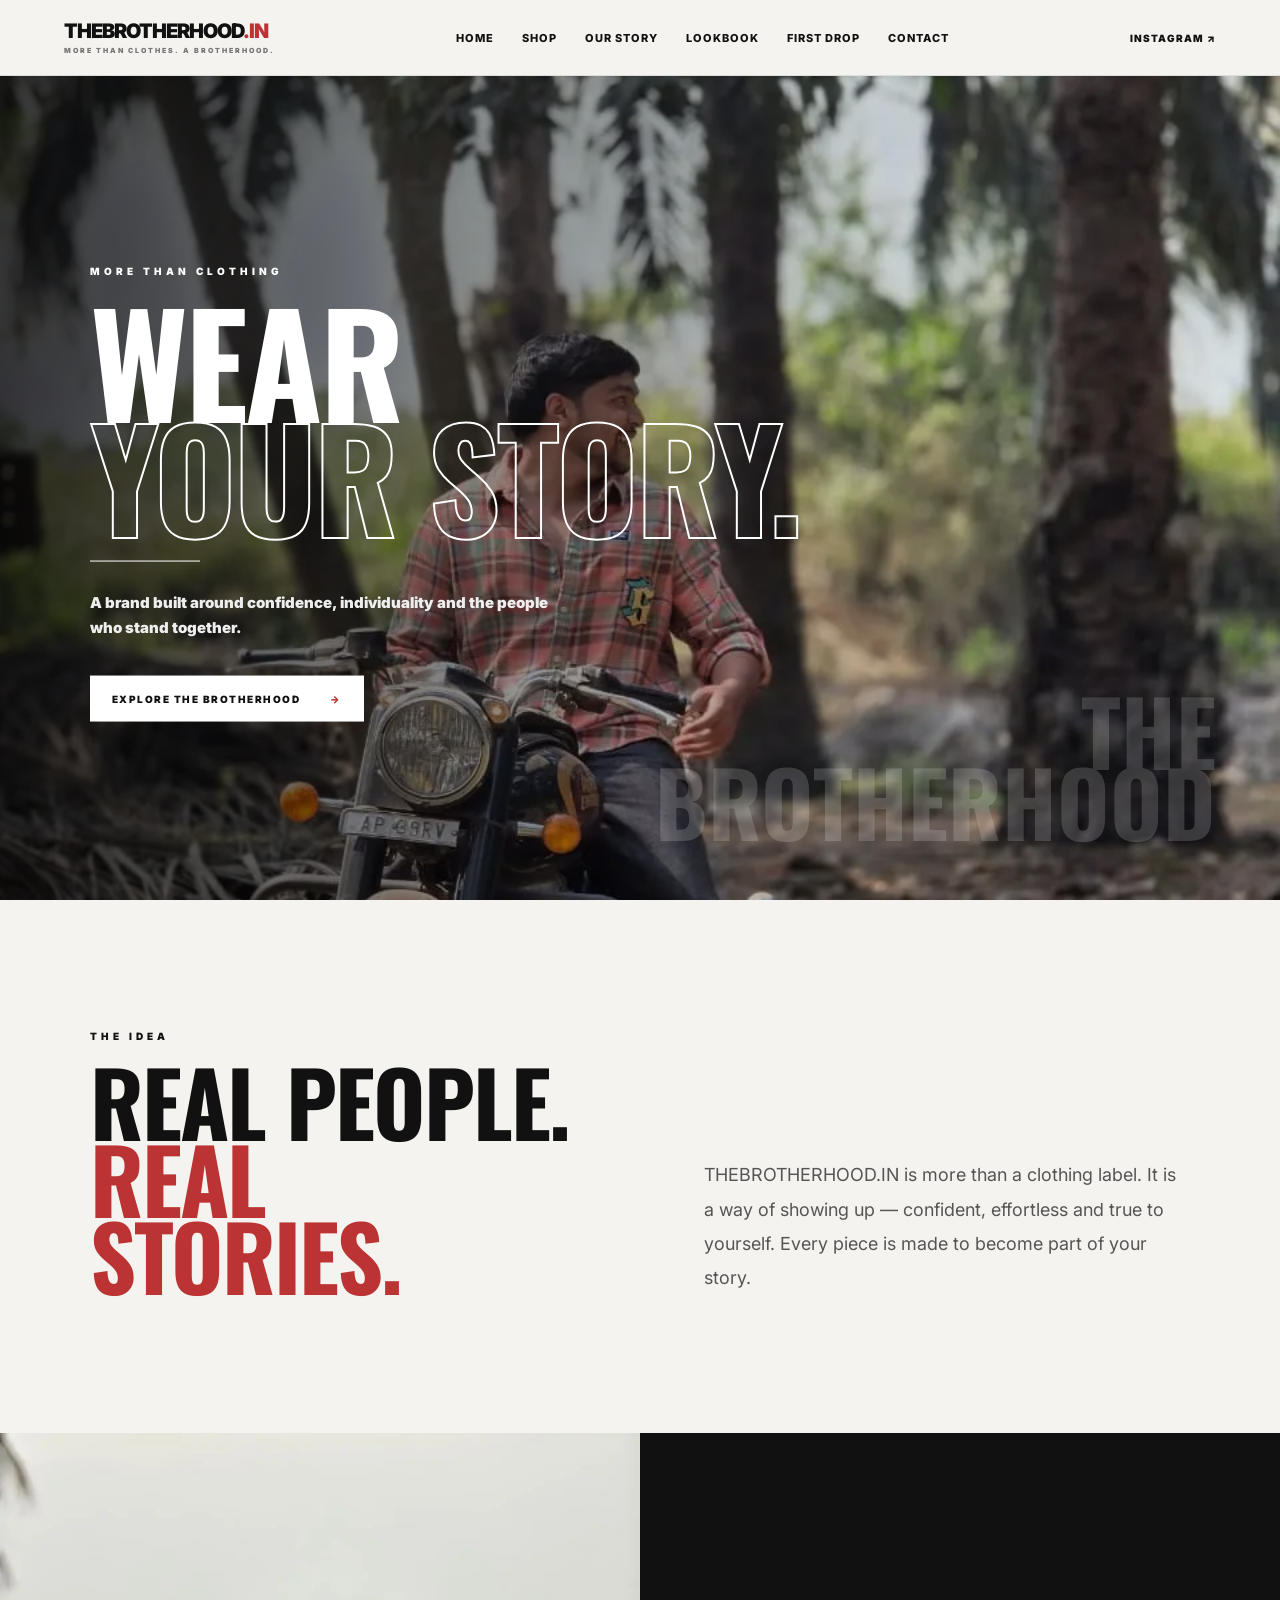
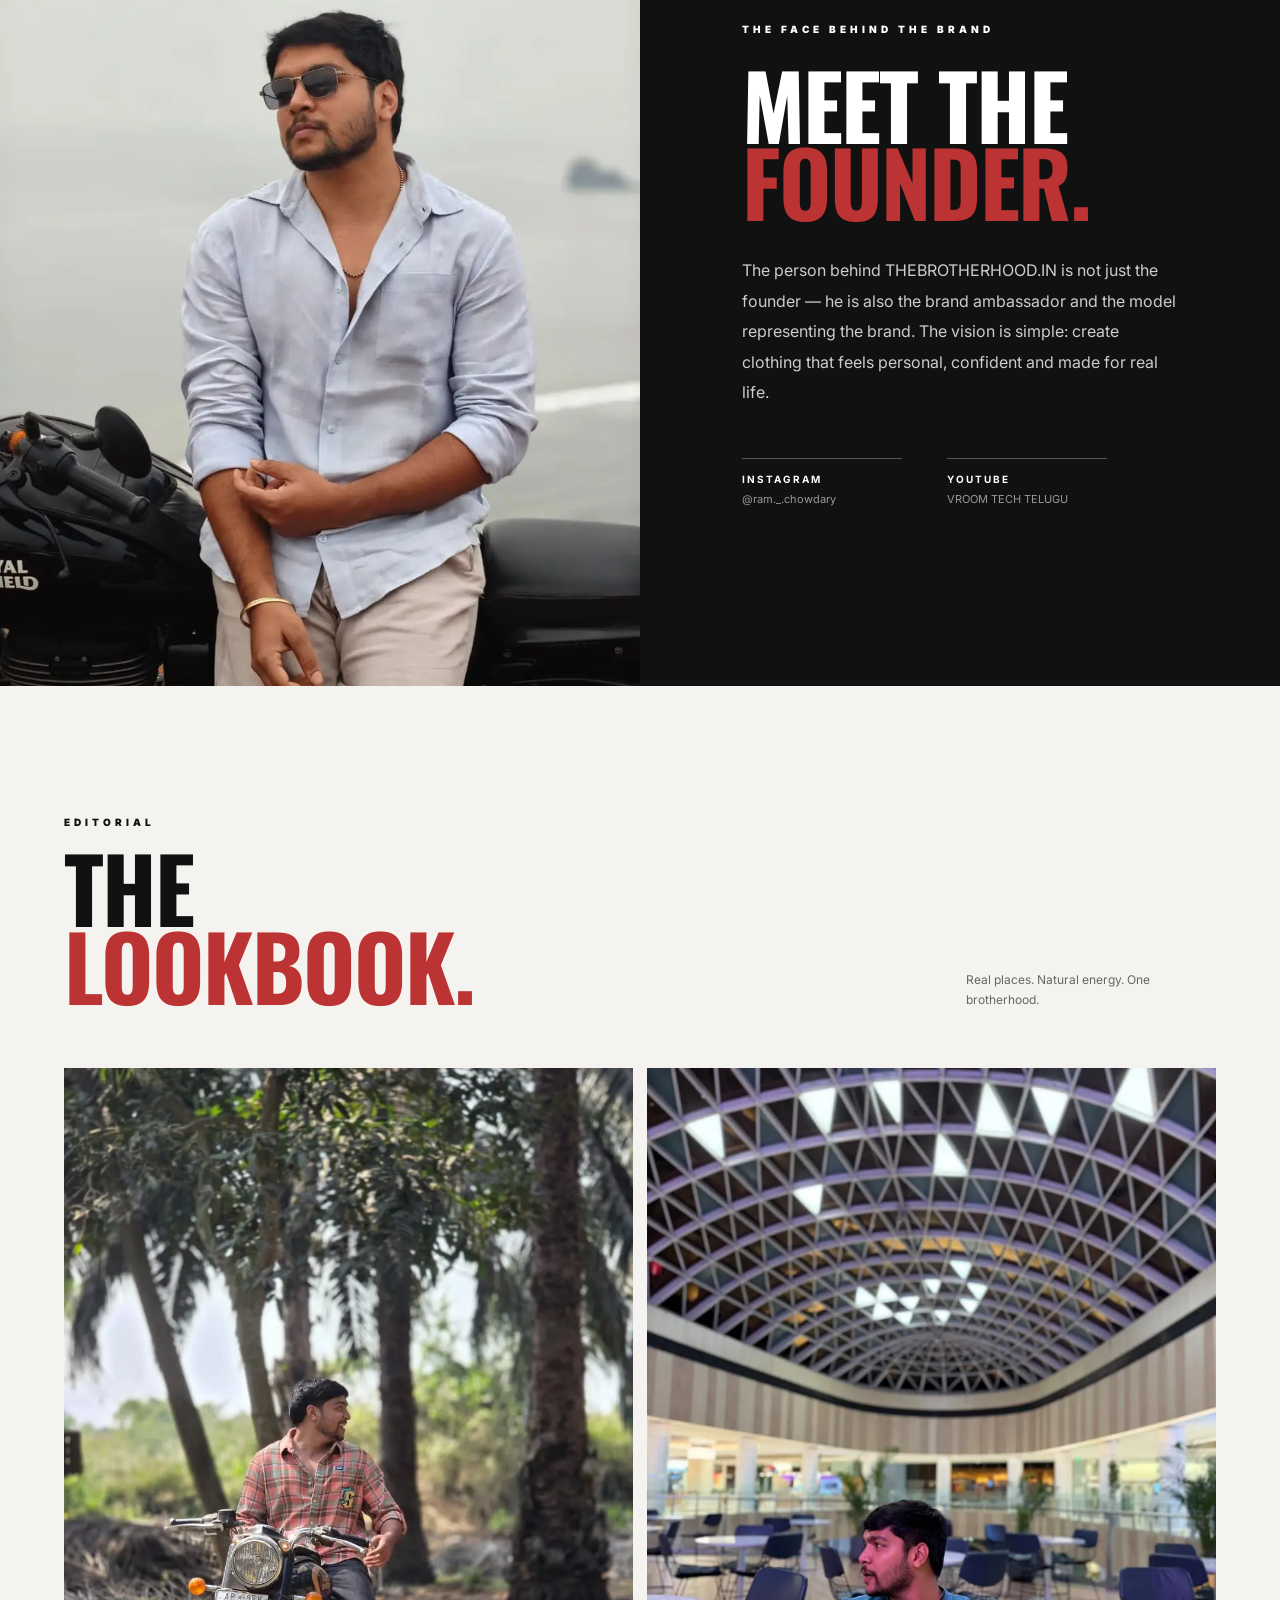
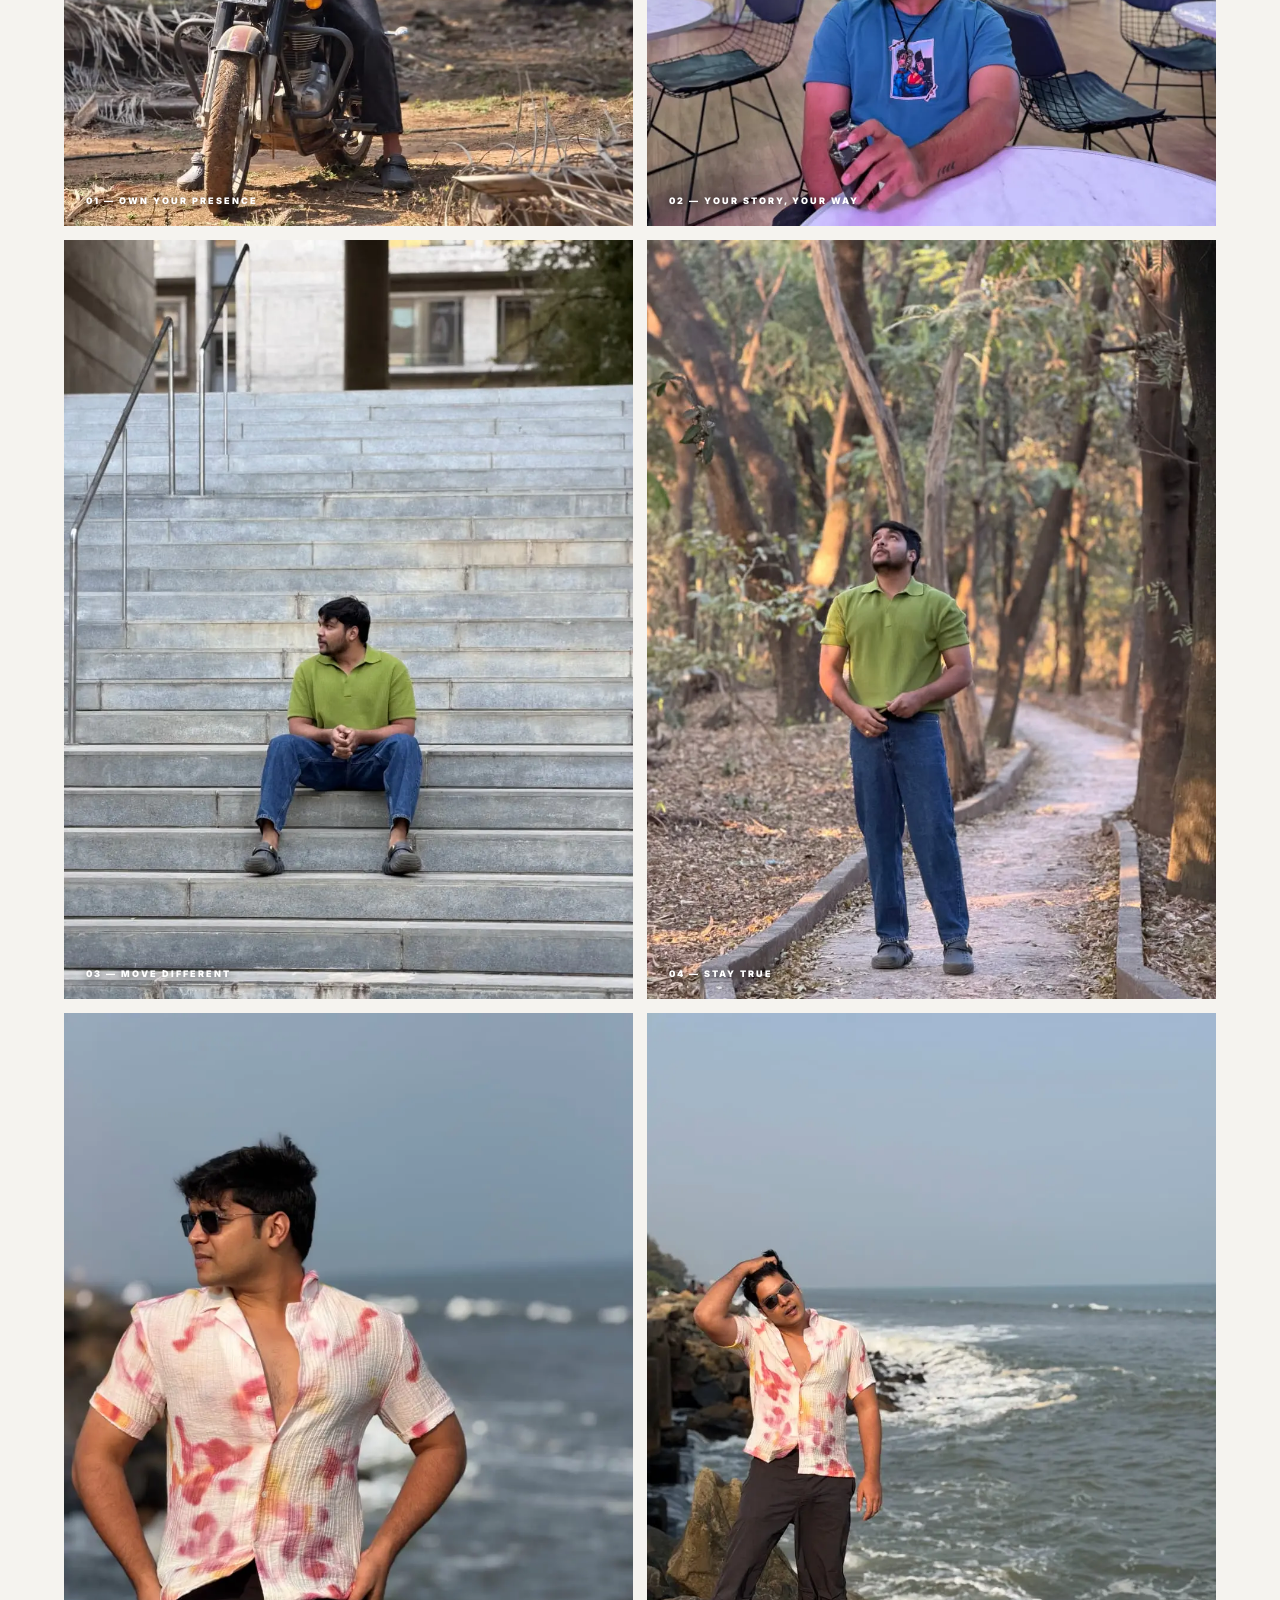
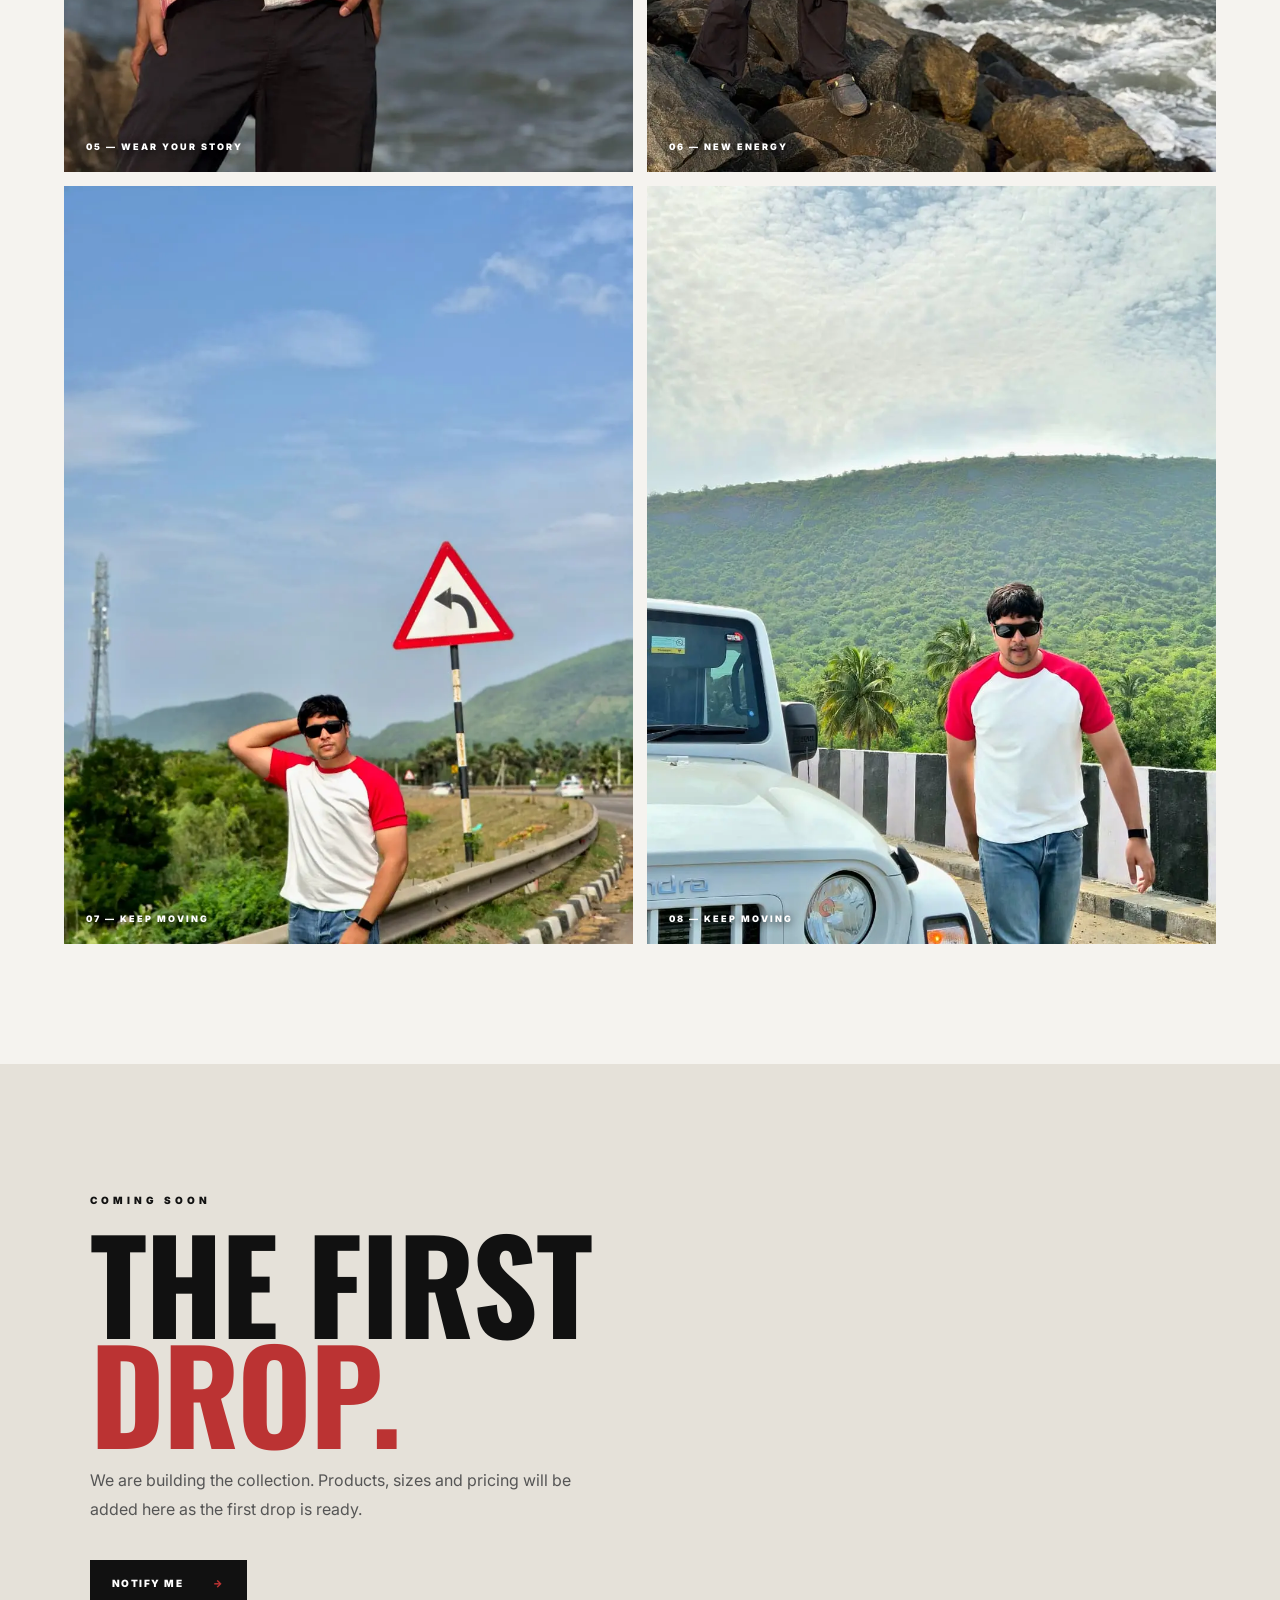
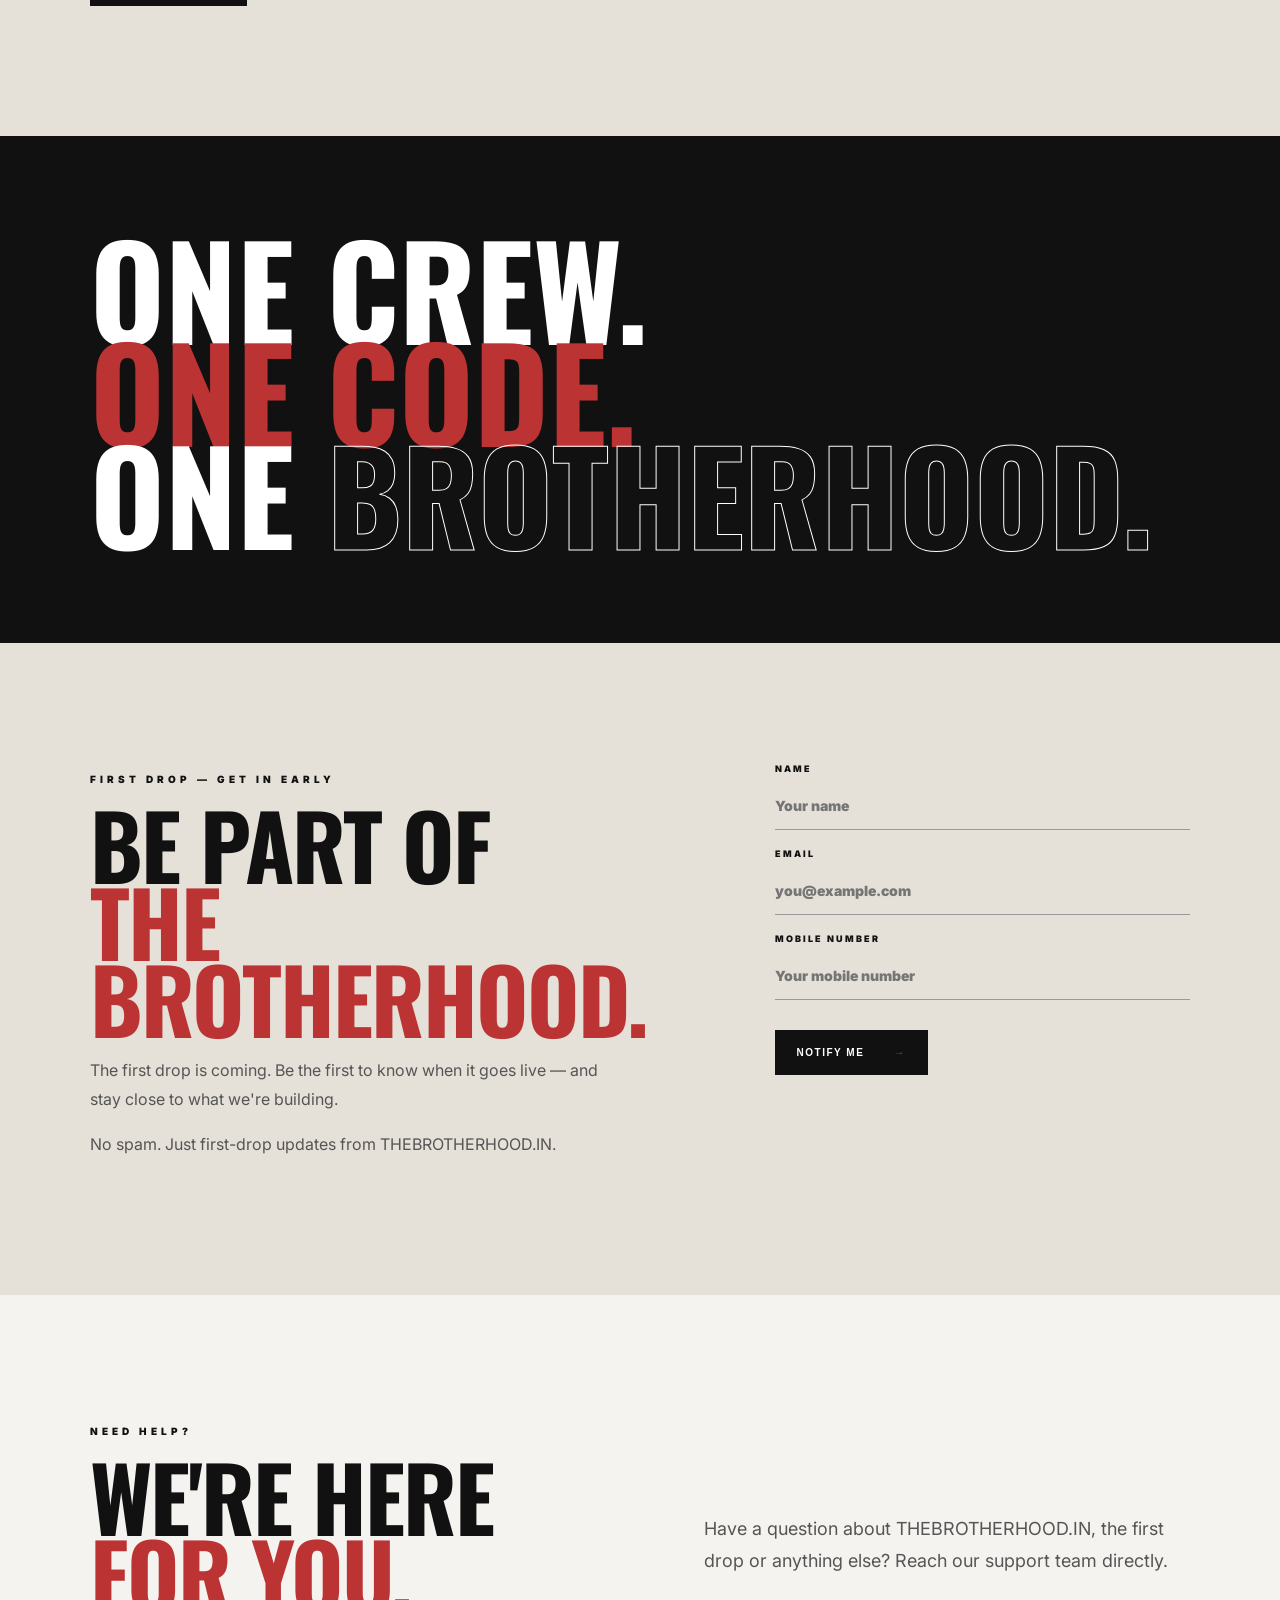
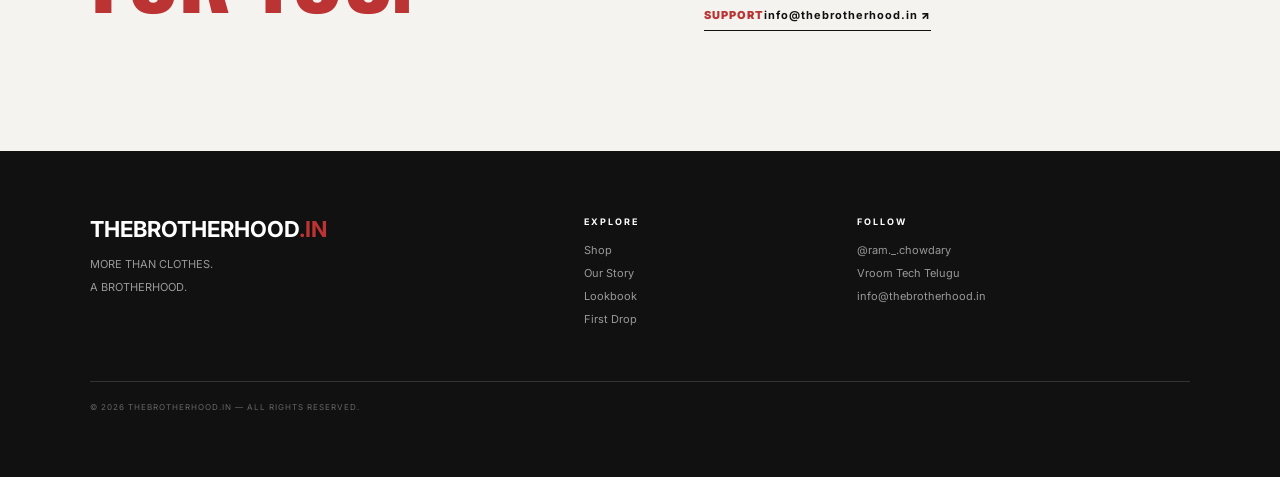
<file: index.html>
<!doctype html>
<html lang="en">
<head>
<meta charset="utf-8">
<meta name="viewport" content="width=device-width,initial-scale=1">
<title>THEBROTHERHOOD.IN — Wear Your Story</title>
<meta name="description" content="THEBROTHERHOOD.IN — more than clothing. A brotherhood.">
<link rel="preconnect" href="https://fonts.googleapis.com">
<link rel="preconnect" href="https://fonts.gstatic.com" crossorigin>
<link href="https://fonts.googleapis.com/css2?family=Inter:wght@400;500;600;700;800;900&family=Oswald:wght@500;600;700&display=swap" rel="stylesheet">
<link rel="stylesheet" href="style.css">
</head>
<body>
<header class="site-header">
<a class="brand" href="#home">THEBROTHERHOOD<span>.IN</span><small>MORE THAN CLOTHES. A BROTHERHOOD.</small></a>
<nav class="desktop-nav" aria-label="Main navigation"><a href="#home">Home</a><a href="#shop">Shop</a><a href="#story">Our Story</a><a href="#lookbook">Lookbook</a><a href="#notify">First Drop</a><a href="#contact">Contact</a></nav>
<a class="social-top" href="https://www.instagram.com/ram._.chowdary/" target="_blank" rel="noopener">Instagram ↗</a>
<details class="mobile-menu"><summary aria-label="Open navigation"><span></span><span></span><span></span></summary><div class="mobile-menu-panel"><a href="#home">Home</a><a href="#shop">Shop</a><a href="#story">Our Story</a><a href="#lookbook">Lookbook</a><a href="#notify">First Drop</a><a href="#contact">Contact</a><a href="https://www.instagram.com/ram._.chowdary/" target="_blank" rel="noopener">Instagram ↗</a></div></details>
</header>
<main id="home">
<section class="hero"><img src="assets/lookbook-2.webp.webp" width="960" height="1280" loading="eager" fetchpriority="high" decoding="async" alt="THEBROTHERHOOD.IN founder and brand ambassador by a motorcycle"><div class="hero-overlay"></div><div class="hero-copy"><p>MORE THAN CLOTHING</p><h1>WEAR<br><em>YOUR STORY.</em></h1><div class="hero-line"></div><p class="sub">A brand built around confidence, individuality and the people who stand together.</p><a class="btn" href="#lookbook">EXPLORE THE BROTHERHOOD <span>→</span></a></div><div class="hero-mark">THE<br>BROTHERHOOD</div></section>
<section class="intro"><div><p class="eyebrow">THE IDEA</p><h2>REAL PEOPLE.<br><span>REAL STORIES.</span></h2></div><p>THEBROTHERHOOD.IN is more than a clothing label. It is a way of showing up — confident, effortless and true to yourself. Every piece is made to become part of your story.</p></section>
<section id="story" class="founder"><div class="founder-photo"><img src="assets/lookbook-1.webp.webp" width="960" height="1280" loading="lazy" decoding="async" alt="THEBROTHERHOOD.IN founder and brand ambassador"></div><div class="founder-copy"><p class="eyebrow">THE FACE BEHIND THE BRAND</p><h2>MEET THE<br><span>FOUNDER.</span></h2><p>The person behind THEBROTHERHOOD.IN is not just the founder — he is also the brand ambassador and the model representing the brand. The vision is simple: create clothing that feels personal, confident and made for real life.</p><div class="founder-links"><a href="https://www.instagram.com/ram._.chowdary/" target="_blank" rel="noopener"><b>INSTAGRAM</b><small>@ram._.chowdary</small></a><a href="https://www.youtube.com/@vroomtechtelugu" target="_blank" rel="noopener"><b>YOUTUBE</b><small>VROOM TECH TELUGU</small></a></div></div></section>
<section id="lookbook" class="lookbook"><div class="section-head"><div><p class="eyebrow">EDITORIAL</p><h2>THE<br><span>LOOKBOOK.</span></h2></div><p>Real places. Natural energy. One brotherhood.</p></div><div class="photo-grid">
<figure><img src="assets/lookbook-2.webp.webp" width="960" height="1280" loading="lazy" decoding="async" alt="THEBROTHERHOOD.IN motorcycle portrait"><figcaption>01 — OWN YOUR PRESENCE</figcaption></figure>
<figure><img src="assets/lookbook-3.webp.webp" width="960" height="1280" loading="lazy" decoding="async" alt="THEBROTHERHOOD.IN fashion portrait"><figcaption>02 — YOUR STORY, YOUR WAY</figcaption></figure>
<figure><img src="assets/lookbook-4.webp.webp" width="960" height="1280" loading="lazy" decoding="async" alt="THEBROTHERHOOD.IN outdoor lifestyle portrait"><figcaption>03 — MOVE DIFFERENT</figcaption></figure>
<figure><img src="assets/lookbook-5.webp.webp" width="960" height="1280" loading="lazy" decoding="async" alt="THEBROTHERHOOD.IN lifestyle portrait on steps"><figcaption>04 — STAY TRUE</figcaption></figure>
<figure><img src="assets/lookbook-6.webp.webp" width="960" height="1280" loading="lazy" decoding="async" alt="THEBROTHERHOOD.IN outdoor portrait"><figcaption>05 — WEAR YOUR STORY</figcaption></figure>
<figure><img src="assets/lookbook-7.webp.webp" width="960" height="1280" loading="lazy" decoding="async" alt="THEBROTHERHOOD.IN fashion portrait by the ocean"><figcaption>06 — NEW ENERGY</figcaption></figure>
<figure><img src="assets/lookbook-8.webp.webp" width="960" height="1280" loading="lazy" decoding="async" alt="THEBROTHERHOOD.IN new lookbook portrait"><figcaption>07 — KEEP MOVING</figcaption></figure>
<figure><img src="assets/lookbook-9.webp.webp" width="960" height="1280" loading="lazy" decoding="async" alt="THEBROTHERHOOD.IN new lookbook portrait"><figcaption>08 — KEEP MOVING</figcaption></figure>
</div></section>
<section id="shop" class="shop"><div class="eyebrow">COMING SOON</div><h2>THE FIRST<br><span>DROP.</span></h2><p>We are building the collection. Products, sizes and pricing will be added here as the first drop is ready.</p><a class="btn dark" href="#notify">NOTIFY ME <span>→</span></a></section>
<section class="statement"><p>ONE CREW.</p><strong>ONE CODE.</strong><p>ONE <em>BROTHERHOOD.</em></p></section>
<section id="notify" class="notify"><div><p class="eyebrow">FIRST DROP — GET IN EARLY</p><h2>BE PART OF<br><span>THE BROTHERHOOD.</span></h2><p class="notify-lead">The first drop is coming. Be the first to know when it goes live — and stay close to what we're building.</p><p class="notify-note">No spam. Just first-drop updates from THEBROTHERHOOD.IN.</p></div><form class="notify-form" action="https://formspree.io/f/xnpqzojb" method="POST"><input type="hidden" name="_subject" value="THEBROTHERHOOD.IN — First Drop Interest"><input type="hidden" name="_next" value="https://thebrotherhood.in/thank-you.html"><label>Name<input type="text" name="name" placeholder="Your name" autocomplete="name" required></label><label>Email<input type="email" name="email" placeholder="you@example.com" autocomplete="email" required></label><label>Mobile Number<input type="tel" name="mobile" placeholder="Your mobile number" autocomplete="tel" inputmode="tel" required></label><button class="btn dark" type="submit">NOTIFY ME <span>→</span></button></form></section>
<section id="contact" class="contact"><div><p class="eyebrow">NEED HELP?</p><h2>WE'RE HERE<br><span>FOR YOU.</span></h2></div><div><p>Have a question about THEBROTHERHOOD.IN, the first drop or anything else? Reach our support team directly.</p><div class="contact-links"><a class="support-email" href="mailto:info@thebrotherhood.in"><span>SUPPORT</span><strong>info@thebrotherhood.in</strong> ↗</a></div></div></section>
</main>
<footer><div><strong>THEBROTHERHOOD<span>.IN</span></strong><p>MORE THAN CLOTHES.<br>A BROTHERHOOD.</p></div><div><b>EXPLORE</b><a href="#shop">Shop</a><a href="#story">Our Story</a><a href="#lookbook">Lookbook</a><a href="#notify">First Drop</a></div><div><b>FOLLOW</b><a href="https://www.instagram.com/ram._.chowdary/" target="_blank" rel="noopener">@ram._.chowdary</a><a href="https://www.youtube.com/@vroomtechtelugu" target="_blank" rel="noopener">Vroom Tech Telugu</a><a href="mailto:info@thebrotherhood.in">info@thebrotherhood.in</a></div><small>© 2026 THEBROTHERHOOD.IN — ALL RIGHTS RESERVED.</small></footer>
</body>
</html>
</file>
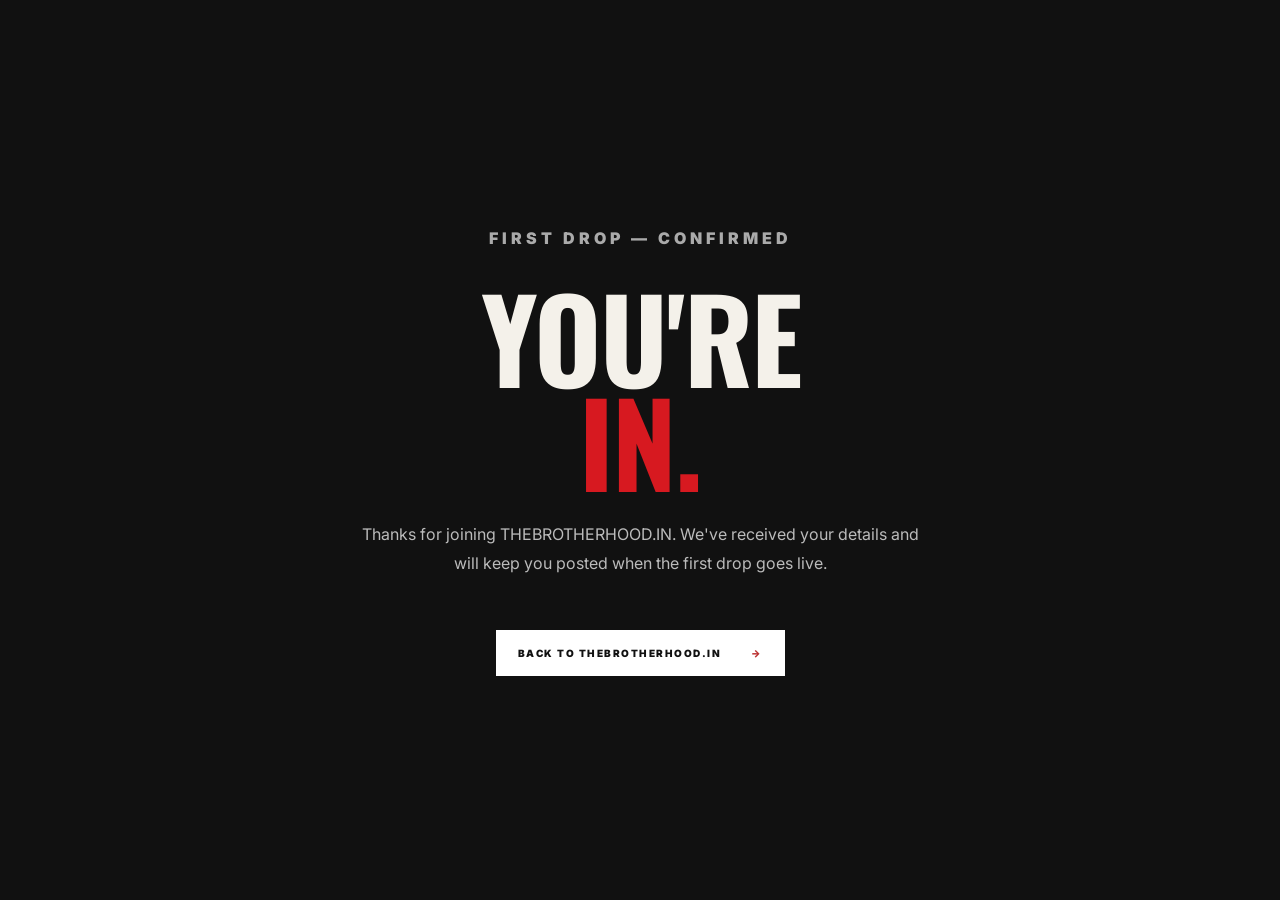
<file: thank-you.html>
<!doctype html>
<html lang="en">
<head>
<meta charset="utf-8">
<meta name="viewport" content="width=device-width,initial-scale=1">
<title>Thank You — THEBROTHERHOOD.IN</title>
<meta name="description" content="Thanks for joining THEBROTHERHOOD.IN first-drop updates.">
<link rel="preconnect" href="https://fonts.googleapis.com">
<link rel="preconnect" href="https://fonts.gstatic.com" crossorigin>
<link href="https://fonts.googleapis.com/css2?family=Inter:wght@400;500;600;700;800;900&family=Oswald:wght@500;600;700&display=swap" rel="stylesheet">
<link rel="stylesheet" href="style.css">
<style>
.thanks{min-height:100vh;display:grid;place-items:center;padding:40px 22px;background:#111;color:#f4f1ea;text-align:center}
.thanks-inner{max-width:720px}
.thanks .eyebrow{color:#aaa}
.thanks h1{font-family:Oswald,sans-serif;font-size:clamp(56px,9vw,120px);line-height:.9;letter-spacing:-2px;margin:18px 0 28px;text-transform:uppercase}
.thanks h1 span{color:#d71920}
.thanks p{max-width:560px;margin:0 auto 32px;color:#bbb;line-height:1.8;font-size:16px}
.thanks .btn{display:inline-flex}
</style>
</head>
<body>
<main class="thanks">
<div class="thanks-inner">
<p class="eyebrow">FIRST DROP — CONFIRMED</p>
<h1>YOU'RE<br><span>IN.</span></h1>
<p>Thanks for joining THEBROTHERHOOD.IN. We've received your details and will keep you posted when the first drop goes live.</p>
<a class="btn" href="https://thebrotherhood.in/">BACK TO THEBROTHERHOOD.IN <span>→</span></a>
</div>
</main>
</body>
</html>
</file>
<file: style.css>
*{box-sizing:border-box}html{scroll-behavior:smooth;width:100%;overflow-x:hidden}body{margin:0;width:100%;max-width:100%;overflow-x:hidden;background:#f5f3ef;color:#111;font-family:Inter,Arial,sans-serif}a{color:inherit;text-decoration:none}img{display:block;width:100%;height:100%;max-width:100%;object-fit:cover}.site-header{height:76px;padding:0 5vw;display:flex;align-items:center;justify-content:space-between;background:#f5f3ef;position:sticky;top:0;z-index:20;border-bottom:1px solid #ddd}.brand{font-weight:900;font-size:20px;letter-spacing:-1px;line-height:1}.brand span,span{color:#b33}.brand small{display:block;font-size:7px;letter-spacing:2px;color:#777;margin-top:6px}.site-header nav{display:flex;gap:28px;font-size:11px;font-weight:800;text-transform:uppercase;letter-spacing:1px}.site-header nav a:hover,.social-top:hover{opacity:.5}.social-top{font-size:10px;font-weight:900;text-transform:uppercase;letter-spacing:1px}.mobile-menu{display:none}.hero{height:calc(100vh - 76px);min-height:620px;position:relative;color:#fff;overflow:hidden}.hero img{position:absolute;inset:0}.hero-overlay{position:absolute;inset:0;background:linear-gradient(90deg,rgba(0,0,0,.78),rgba(0,0,0,.18) 68%,rgba(0,0,0,.1))}.hero-copy{position:absolute;left:7vw;top:50%;transform:translateY(-50%);max-width:720px}.eyebrow,.hero-copy>p{font-size:10px;font-weight:900;letter-spacing:4px}.hero h1{font:700 clamp(70px,11vw,155px)/.82 Oswald,sans-serif;letter-spacing:-3px;margin:25px 0}.hero h1 em{font-style:normal;color:transparent;-webkit-text-stroke:2px #fff}.hero-line{height:1px;background:#fff;width:110px;margin:28px 0}.hero-copy .sub{font-size:15px;line-height:1.7;letter-spacing:0;max-width:470px;color:#eee}.btn{display:inline-flex;gap:30px;align-items:center;background:#fff;color:#111;padding:17px 22px;margin-top:20px;font-size:10px;font-weight:900;letter-spacing:1.5px;border:0;cursor:pointer}.hero-mark{position:absolute;right:5vw;bottom:7vh;font:700 clamp(40px,7vw,100px)/.8 Oswald;text-align:right;opacity:.16}.intro{display:grid;grid-template-columns:1fr 1fr;gap:10vw;padding:120px 7vw}.intro h2,.founder h2,.lookbook h2,.shop h2,.notify h2,.contact h2{font:700 clamp(55px,7vw,100px)/.86 Oswald;margin:20px 0;letter-spacing:-2px}.intro>p{max-width:520px;font-size:18px;line-height:1.9;color:#555;align-self:end}.founder{display:grid;grid-template-columns:1fr 1fr;min-height:700px;background:#111;color:#fff}.founder-photo{min-height:700px}.founder-copy{padding:9vw 8vw;display:flex;flex-direction:column;justify-content:center}.founder-copy>p:not(.eyebrow){color:#ccc;line-height:1.9;max-width:520px}.founder-links{display:flex;gap:45px;margin-top:35px}.founder-links a{border-top:1px solid #555;padding-top:14px;min-width:160px}.founder-links b{display:block;font-size:10px;letter-spacing:2px}.founder-links small{display:block;color:#999;margin-top:7px;font-size:11px}.lookbook{padding:120px 5vw}.section-head{display:flex;justify-content:space-between;align-items:end;margin-bottom:45px}.section-head>p{max-width:250px;color:#666;font-size:12px;line-height:1.7}.photo-grid{display:grid;grid-template-columns:repeat(2,1fr);gap:14px}.photo-grid figure{margin:0;min-height:560px;position:relative;background:#ddd;overflow:hidden}.photo-grid figure.wide{min-height:680px}.photo-grid img{transition:transform .6s ease}.photo-grid figure:hover img{transform:scale(1.025)}.photo-grid figcaption{position:absolute;left:22px;bottom:20px;color:#fff;font-size:9px;font-weight:900;letter-spacing:2px;text-shadow:0 1px 10px #000}.shop{background:#e5e1d9;padding:130px 7vw}.shop h2{font-size:clamp(65px,10vw,140px)}.shop>p{max-width:520px;color:#555;line-height:1.8}.btn.dark{background:#111;color:#fff}.statement{background:#111;color:#fff;padding:100px 7vw;font:700 clamp(60px,10vw,150px)/.8 Oswald}.statement p{margin:0}.statement strong{color:#b33}.statement em{font-style:normal;color:transparent;-webkit-text-stroke:1px #fff}.notify{background:#e5e1d9;padding:120px 7vw;display:grid;grid-template-columns:1fr 1fr;gap:10vw}.notify>div:first-child>p:not(.eyebrow){max-width:520px;color:#555;line-height:1.8;font-size:16px}.notify-form{max-width:520px;justify-self:end;width:100%;display:flex;flex-direction:column;gap:18px}.notify-form label{font-size:9px;font-weight:900;letter-spacing:2px;text-transform:uppercase}.notify-form input{display:block;width:100%;margin-top:8px;border:0;border-bottom:1px solid #999;background:transparent;padding:15px 0;font:inherit;font-size:14px;outline:0}.notify-form input:focus{border-bottom-color:#111}.notify-form .btn{align-self:flex-start;margin-top:12px}.contact{display:grid;grid-template-columns:1fr 1fr;gap:10vw;padding:120px 7vw}.contact>div:last-child{align-self:end}.contact>div:last-child>p{font-size:18px;line-height:1.8;color:#555;max-width:500px}.contact-links{display:flex;gap:35px;margin-top:30px}.contact-links a{font-weight:900;font-size:11px;letter-spacing:1px;border-bottom:1px solid #111;padding-bottom:8px}footer{background:#111;color:#fff;padding:65px 7vw;display:grid;grid-template-columns:2fr 1fr 1.5fr;gap:50px}footer strong{font-size:22px}footer strong span{color:#b33}footer p,footer a{display:block;color:#999;font-size:11px;line-height:2.1}footer b{font-size:9px;letter-spacing:2px;display:block;margin-bottom:12px}footer>small{grid-column:1/-1;border-top:1px solid #333;padding-top:20px;color:#666;font-size:8px;letter-spacing:1px}@media(max-width:760px){html,body{width:100%;min-width:0;overflow-x:hidden}.site-header{height:68px;padding:0 18px}.brand{font-size:17px;max-width:calc(100vw - 80px)}.brand small{font-size:6px;letter-spacing:1.5px;white-space:nowrap}.desktop-nav,.social-top{display:none}.mobile-menu{display:block;position:relative}.mobile-menu summary{list-style:none;cursor:pointer;width:38px;height:38px;display:flex;flex-direction:column;justify-content:center;gap:5px;align-items:flex-end}.mobile-menu summary::-webkit-details-marker{display:none}.mobile-menu-panel{position:absolute;right:-18px;top:50px;width:220px;background:#111;color:#fff;padding:10px 0;box-shadow:0 12px 30px rgba(0,0,0,.18)}.mobile-menu-panel a{display:block;padding:15px 22px;font-size:11px;font-weight:900;letter-spacing:1.5px;text-transform:uppercase}.mobile-menu-panel a:hover{background:#222}.hero{height:calc(100svh - 68px);min-height:560px}.hero-copy{left:22px;right:22px;max-width:none}.hero h1{font-size:clamp(58px,18vw,78px);letter-spacing:-2px}.hero-copy .sub{font-size:13px;max-width:360px}.hero-copy .btn{max-width:100%;font-size:9px;gap:18px;padding:15px 16px}.hero-mark{display:none}.intro,.founder,.contact,.notify{grid-template-columns:1fr}.intro{padding:80px 22px;gap:40px}.intro h2,.founder h2,.lookbook h2,.contact h2{font-size:clamp(52px,16vw,76px)}.founder-photo{min-height:520px}.founder-copy{padding:70px 22px}.founder-links{gap:20px;flex-direction:column}.lookbook{padding:80px 18px}.section-head{align-items:start;gap:20px;flex-direction:column}.photo-grid{grid-template-columns:1fr}.photo-grid figure,.photo-grid figure.wide{min-height:500px}.shop,.statement,.contact,.notify{padding:80px 22px}.shop h2{font-size:clamp(58px,17vw,86px)}.notify-form{justify-self:stretch}.notify-form input{font-size:16px}.contact{gap:40px}.statement{font-size:clamp(58px,18vw,78px)}footer{grid-template-columns:1fr 1fr;padding:55px 22px}footer>div:first-child{grid-column:1/-1}}@media(min-width:761px) and (max-width:1100px){.site-header{padding:0 3vw}.site-header nav{gap:16px;font-size:9px}.social-top{display:none}.hero-copy{left:5vw}.intro,.contact,.notify{gap:6vw}.founder-copy{padding:7vw 6vw}}
</file>
